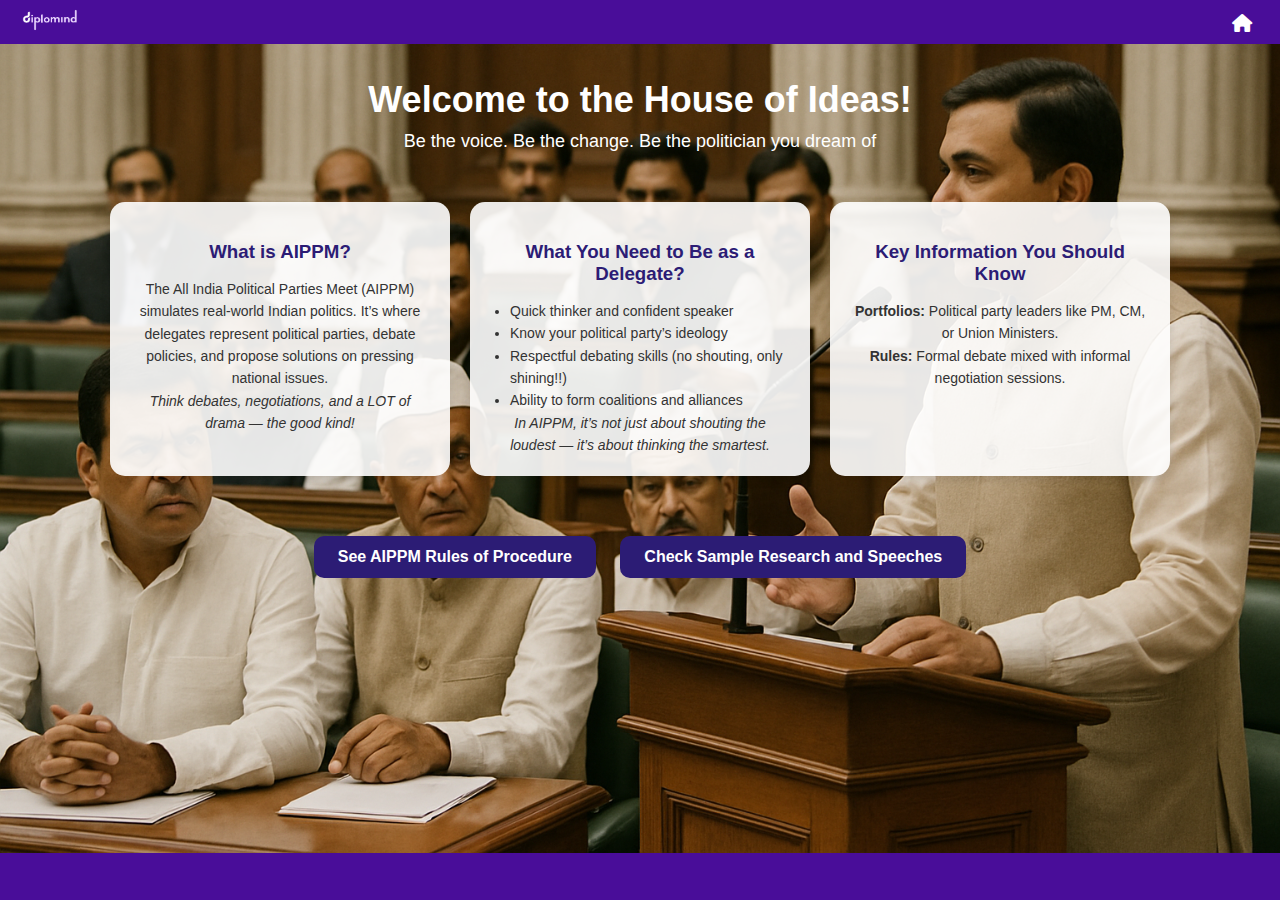
<file: page1.html>
<!DOCTYPE html>
<html lang="en">
  <head>
    <meta charset="UTF-8" />
    <meta name="viewport" content="width=device-width, initial-scale=1.0" />
    <title>DIPLOMIND - House of Ideas</title>
    <link
      rel="stylesheet"
      href="https://cdnjs.cloudflare.com/ajax/libs/font-awesome/6.0.0-beta3/css/all.min.css"
    />
    <style>
      /* General Styles */
      body {
        margin: auto;
        font-family: "Montserrat", sans-serif;
        background: url("./images/AIPPM.png") no-repeat center top, #490d99;
        background-size: cover;
        background-attachment: scroll;
        color: #333;
      }

      
        header {
          background-color: #490d99; /* Match the background color with the logo */
          color: white;
          padding: 0px 20px; 
          display: flex;
          justify-content: space-between;
          align-items: center;
        }
    

      header h1 {
        margin: 0;
        font-size: 24px;
      }

      .menu-icon {
        font-size: 24px;
        cursor: pointer;
        color: white;
        text-decoration: none;
      }

      .menu-icon i {
        margin-right: 8px;
      }

      .hero-text {
        text-align: center;
        color: white;
        margin-top: 35px;
      }

      .hero-text h2 {
        font-size: 36px;
        margin: 0;
      }

      .hero-text p {
        margin-top: 10px;
        font-size: 18px;
      }

      .content {
        display: flex;
        flex-wrap: wrap;
        justify-content: center;
        margin: 30px 20px;
        gap: 20px;
        padding: 20px;
        border-radius: 15px;
      }

      .card {
        border-radius: 15px;
        padding: 20px;
        width: 300px;
        box-shadow: 0 4px 8px rgba(0, 0, 0, 0.1);
        background-color: rgba(255, 255, 255, 0.9);
        text-align: center;
      }

      .card h3 {
        color: #2c1c75;
        margin-bottom: 15px;
      }

      .card p,
      .card ul {
        font-size: 14px;
        line-height: 1.6;
        margin: 0;
      }

      .card ul {
        padding-left: 20px;
        text-align: left;
      }

      .buttons {
        text-align: center;
        margin: 30px 0;
      }

      .buttons a {
        display: inline-block;
        margin: 10px;
        padding: 12px 24px;
        background-color: #2c1c75;
        color: white;
        border-radius: 10px;
        text-decoration: none;
        font-weight: bold;
        transition: background-color 0.3s;
      }

      .buttons a:hover {
        background-color: #44318d;
      }

      /* Responsive Design */
      @media (max-width: 768px) {
        body {
          background: url("./images/AIPPM.png") no-repeat center top, #490d99;
          background-size: contain;
          background-attachment: scroll;
        }

       

        .hero-text {
          margin-top: 20px;
        }

        .hero-text h2 {
          font-size: 28px;
        }

        .hero-text p {
          font-size: 16px;
        }

        .card {
          width: 80%; /* Make cards take up most of the screen width */
        }

        .buttons a {
          width: 90%; /* Make buttons full-width */
          padding: 10px;
        }
      }
    </style>
  </head>
  <body>
    <!-- Header Section -->
    <header>
      <a href="index.html" title="Go to Home Page">
        <img src="images/LogBGRemoved.png" alt="DIPLOMIND Logo" style="height: 40px;" />
      </a>
      <a
        href="index.html"
        class="menu-icon"
        title="Go to Home Page"
        style="text-decoration: none"
      >
        <i class="fas fa-home" style="font-size: 18px; color: white"></i>
      </a>
    </header>

    <!-- Hero Text Section -->
    <div class="hero-text">
      <h2>Welcome to the House of Ideas!</h2>
      <p>Be the voice. Be the change. Be the politician you dream of</p>
    </div>

    <!-- Content Section -->
    <div class="content">
      <div class="card">
        <h3>What is AIPPM?</h3>
        <p>
          The All India Political Parties Meet (AIPPM) simulates real-world
          Indian politics. It’s where delegates represent political parties,
          debate policies, and propose solutions on pressing national issues.
        </p>
        <p>
          <em
            >Think debates, negotiations, and a LOT of drama — the good
            kind!</em
          >
        </p>
      </div>

      <div class="card">
        <h3>What You Need to Be as a Delegate?</h3>
        <ul>
          <li>Quick thinker and confident speaker</li>
          <li>Know your political party’s ideology</li>
          <li>Respectful debating skills (no shouting, only shining!!)</li>
          <li>Ability to form coalitions and alliances</li>
        </ul>
        <p>
          <em
            >In AIPPM, it’s not just about shouting the loudest — it’s about
            thinking the smartest.</em
          >
        </p>
      </div>

      <div class="card">
        <h3>Key Information You Should Know</h3>
        <p>
          <strong>Portfolios:</strong> Political party leaders like PM, CM, or
          Union Ministers.
        </p>
        <p>
          <strong>Rules:</strong> Formal debate mixed with informal negotiation
          sessions.
        </p>
      </div>
    </div>

    <!-- Buttons Section -->
    <div class="buttons">
      <a href="#">See AIPPM Rules of Procedure</a>
      <a href="#">Check Sample Research and Speeches</a>
    </div>
  </body>
</html>
</file>
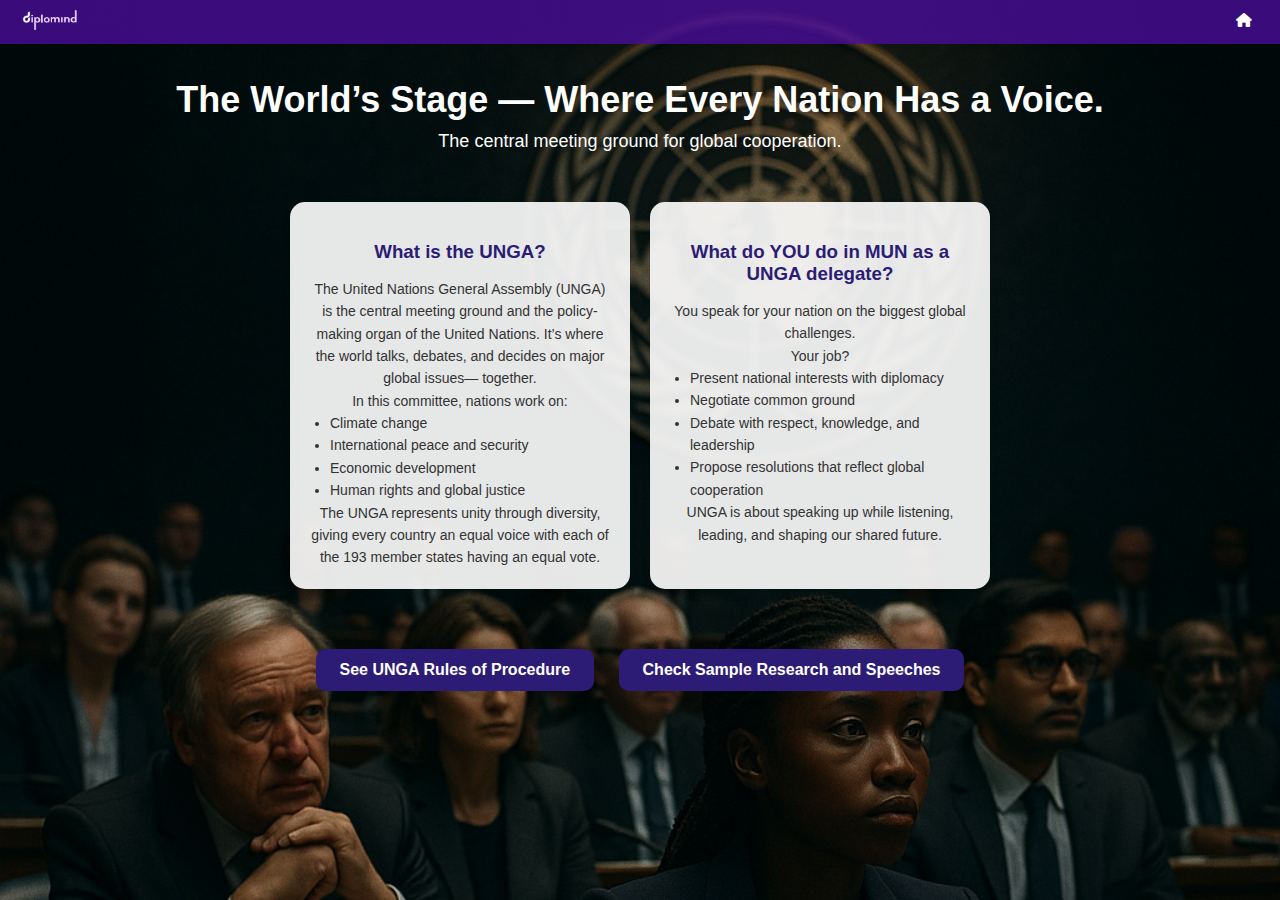
<file: page4.html>
<!DOCTYPE html>
<html lang="en">
  <head>
    <meta charset="UTF-8" />
    <meta name="viewport" content="width=device-width, initial-scale=1.0" />
    <title>UNGA - The World’s Stage</title>
    <link
      rel="stylesheet"
      href="https://cdnjs.cloudflare.com/ajax/libs/font-awesome/6.0.0-beta3/css/all.min.css"
    />
    <style>
      /* General Styles */
      body {
        margin: auto;
        font-family: "Montserrat", sans-serif;
        background: url("./images/UNGA.png") no-repeat center top, #490d99;
        background-size: cover;
        background-attachment: scroll;
        color: #333;
      }

      header {
        background-color: rgba(73, 13, 153, 0.8); /* Match the background color with the logo */
        color: white;
        padding: 0px 20px;
        display: flex;
        justify-content: space-between;
        align-items: center;
      }

      header h1 {
        margin: 0;
        font-size: 24px;
      }

      .menu-icon {
        font-size: 24px;
        cursor: pointer;
        color: white;
        text-decoration: none;
      }

      .menu-icon i {
        margin-right: 8px;
      }

      .hero-text {
        text-align: center;
        color: white;
        margin-top: 35px;
      }

      .hero-text h2 {
        font-size: 36px;
        margin: 0;
      }

      .hero-text p {
        margin-top: 10px;
        font-size: 18px;
      }

      .content {
        display: flex;
        flex-wrap: wrap;
        justify-content: center;
        margin: 30px 20px;
        gap: 20px;
        padding: 20px;
        border-radius: 15px;
      }

      .card {
        border-radius: 15px;
        padding: 20px;
        width: 300px;
        box-shadow: 0 4px 8px rgba(0, 0, 0, 0.1);
        background-color: rgba(255, 255, 255, 0.9);
        text-align: center;
      }

      .card h3 {
        color: #2c1c75;
        margin-bottom: 15px;
      }

      .card p,
      .card ul {
        font-size: 14px;
        line-height: 1.6;
        margin: 0;
      }

      .card ul {
        padding-left: 20px;
        text-align: left;
      }

      .buttons {
        text-align: center;
        margin: 30px 0;
      }

      .buttons a {
        display: inline-block;
        margin: 10px;
        padding: 12px 24px;
        background-color: #2c1c75;
        color: white;
        border-radius: 10px;
        text-decoration: none;
        font-weight: bold;
        transition: background-color 0.3s;
      }

      .buttons a:hover {
        background-color: #44318d;
      }

      /* Responsive Design */
      @media (max-width: 768px) {
        body {
          background: url("./images/UNGA.png") no-repeat center top, #490d99;
          background-size: contain;
          background-attachment: scroll;
        }

        .hero-text {
          margin-top: 20px;
        }

        .hero-text h2 {
          font-size: 28px;
        }

        .hero-text p {
          font-size: 16px;
        }

        .card {
          width: 80%; /* Make cards take up most of the screen width */
        }

        .buttons a {
          width: 90%; /* Make buttons full-width */
          padding: 10px;
        }
      }
    </style>
  </head>
  <body>
    <!-- Header Section -->
    <header>
      <a href="index.html" title="Go to Home Page">
        <img src="images/LogBGRemoved.png" alt="DIPLOMIND Logo" style="height: 40px;" />
      </a>
      <a
        href="index.html"
        class="menu-icon"
        title="Go to Home Page"
        style="text-decoration: none; margin-top: -10px;"
      >
        <i class="fas fa-home" style="font-size: 14px; color: white"></i>
      </a>
    </header>

    <!-- Hero Text Section -->
    <div class="hero-text">
      <h2>The World’s Stage — Where Every Nation Has a Voice.</h2>
      <p>The central meeting ground for global cooperation.</p>
    </div>

    <!-- Content Section -->
    <div class="content">
      <div class="card">
        <h3>What is the UNGA?</h3>
        <p>
          The United Nations General Assembly (UNGA) is the central meeting
          ground and the policy-making organ of the United Nations. It’s where
          the world talks, debates, and decides on major global issues—
          together.
        </p>
        <p>In this committee, nations work on:</p>
        <ul>
          <li>Climate change</li>
          <li>International peace and security</li>
          <li>Economic development</li>
          <li>Human rights and global justice</li>
        </ul>
        <p>
          The UNGA represents unity through diversity, giving every country an
          equal voice with each of the 193 member states having an equal vote.
        </p>
      </div>

      <div class="card">
        <h3>What do YOU do in MUN as a UNGA delegate?</h3>
        <p>
          You speak for your nation on the biggest global challenges.
        </p>
        <p>Your job?</p>
        <ul>
          <li>Present national interests with diplomacy</li>
          <li>Negotiate common ground</li>
          <li>Debate with respect, knowledge, and leadership</li>
          <li>Propose resolutions that reflect global cooperation</li>
        </ul>
        <p>
          UNGA is about speaking up while listening, leading, and shaping our
          shared future.
        </p>
      </div>
    </div>

    <!-- Buttons Section -->
    <div class="buttons">
      <a href="#">See UNGA Rules of Procedure</a>
      <a href="#">Check Sample Research and Speeches</a>
    </div>
  </body>
</html>
</file>
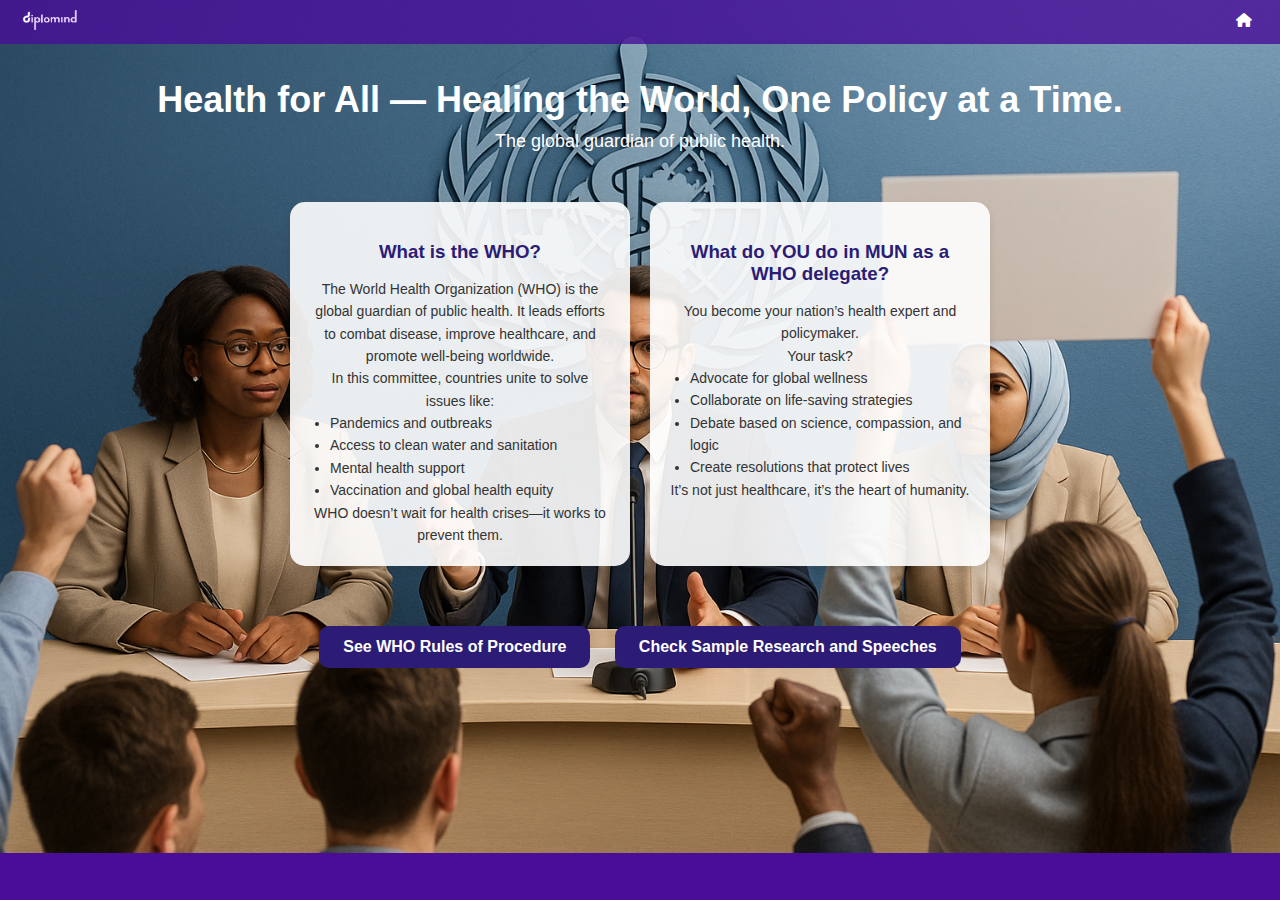
<file: page5.html>
<!DOCTYPE html>
<html lang="en">
  <head>
    <meta charset="UTF-8" />
    <meta name="viewport" content="width=device-width, initial-scale=1.0" />
    <title>WHO - Health for All</title>
    <link
      rel="stylesheet"
      href="https://cdnjs.cloudflare.com/ajax/libs/font-awesome/6.0.0-beta3/css/all.min.css"
    />
    <style>
      /* General Styles */
      body {
        margin: auto;
        font-family: "Montserrat", sans-serif;
        background: url("./images/WHO.png") no-repeat center top, #490d99;
        background-size: cover;
        background-attachment: scroll;
        color: #333;
      }

      header {
        background-color: rgba(73, 13, 153, 0.8); /* Match the background color with the logo */
        color: white;
        padding: 0px 20px; 
        display: flex;
        justify-content: space-between;
        align-items: center;
      }

      header h1 {
        margin: 0;
        font-size: 24px;
      }

      .menu-icon {
        font-size: 24px;
        cursor: pointer;
        color: white;
        text-decoration: none;
      }

      .menu-icon i {
        margin-right: 8px;
      }

      .hero-text {
        text-align: center;
        color: white;
        margin-top: 35px;
      }

      .hero-text h2 {
        font-size: 36px;
        margin: 0;
      }

      .hero-text p {
        margin-top: 10px;
        font-size: 18px;
      }

      .content {
        display: flex;
        flex-wrap: wrap;
        justify-content: center;
        margin: 30px 20px;
        gap: 20px;
        padding: 20px;
        border-radius: 15px;
      }

      .card {
        border-radius: 15px;
        padding: 20px;
        width: 300px;
        box-shadow: 0 4px 8px rgba(0, 0, 0, 0.1);
        background-color: rgba(255, 255, 255, 0.9);
        text-align: center;
      }

      .card h3 {
        color: #2c1c75;
        margin-bottom: 15px;
      }

      .card p,
      .card ul {
        font-size: 14px;
        line-height: 1.6;
        margin: 0;
      }

      .card ul {
        padding-left: 20px;
        text-align: left;
      }

      .buttons {
        text-align: center;
        margin: 30px 0;
      }

      .buttons a {
        display: inline-block;
        margin: 10px;
        padding: 12px 24px;
        background-color: #2c1c75;
        color: white;
        border-radius: 10px;
        text-decoration: none;
        font-weight: bold;
        transition: background-color 0.3s;
      }

      .buttons a:hover {
        background-color: #44318d;
      }

      /* Responsive Design */
      @media (max-width: 768px) {
        body {
          background: url("./images/WHO.png") no-repeat center top, #490d99;
          background-size: contain;
          background-attachment: scroll;
        }

     
        .hero-text {
          margin-top: 20px;
        }

        .hero-text h2 {
          font-size: 28px;
        }

        .hero-text p {
          font-size: 16px;
        }

        .card {
          width: 80%; /* Make cards take up most of the screen width */
        }

        .buttons a {
          width: 90%; /* Make buttons full-width */
          padding: 10px;
        }
      }
    </style>
  </head>
  <body>
    <!-- Header Section -->
    <header>
      <a href="index.html" title="Go to Home Page">
        <img src="images/LogBGRemoved.png" alt="DIPLOMIND Logo" style="height: 40px;" />
      </a>
      <a
        href="index.html"
        class="menu-icon"
        title="Go to Home Page"
        style="text-decoration: none; margin-top: -10px;"
      >
        <i class="fas fa-home" style="font-size: 14px; color: white"></i>
      </a>
    </header>

    <!-- Hero Text Section -->
    <div class="hero-text">
      <h2>Health for All — Healing the World, One Policy at a Time.</h2>
      <p>The global guardian of public health.</p>
    </div>

    <!-- Content Section -->
    <div class="content">
      <div class="card">
        <h3>What is the WHO?</h3>
        <p>
          The World Health Organization (WHO) is the global guardian of public
          health. It leads efforts to combat disease, improve healthcare, and
          promote well-being worldwide.
        </p>
        <p>In this committee, countries unite to solve issues like:</p>
        <ul>
          <li>Pandemics and outbreaks</li>
          <li>Access to clean water and sanitation</li>
          <li>Mental health support</li>
          <li>Vaccination and global health equity</li>
        </ul>
        <p>WHO doesn’t wait for health crises—it works to prevent them.</p>
      </div>

      <div class="card">
        <h3>What do YOU do in MUN as a WHO delegate?</h3>
        <p>
          You become your nation’s health expert and policymaker.
        </p>
        <p>Your task?</p>
        <ul>
          <li>Advocate for global wellness</li>
          <li>Collaborate on life-saving strategies</li>
          <li>Debate based on science, compassion, and logic</li>
          <li>Create resolutions that protect lives</li>
        </ul>
        <p>
          It’s not just healthcare, it’s the heart of humanity.
        </p>
      </div>
    </div>

    <!-- Buttons Section -->
    <div class="buttons">
      <a href="#">See WHO Rules of Procedure</a>
      <a href="#">Check Sample Research and Speeches</a>
    </div>
  </body>
</html>
</file>
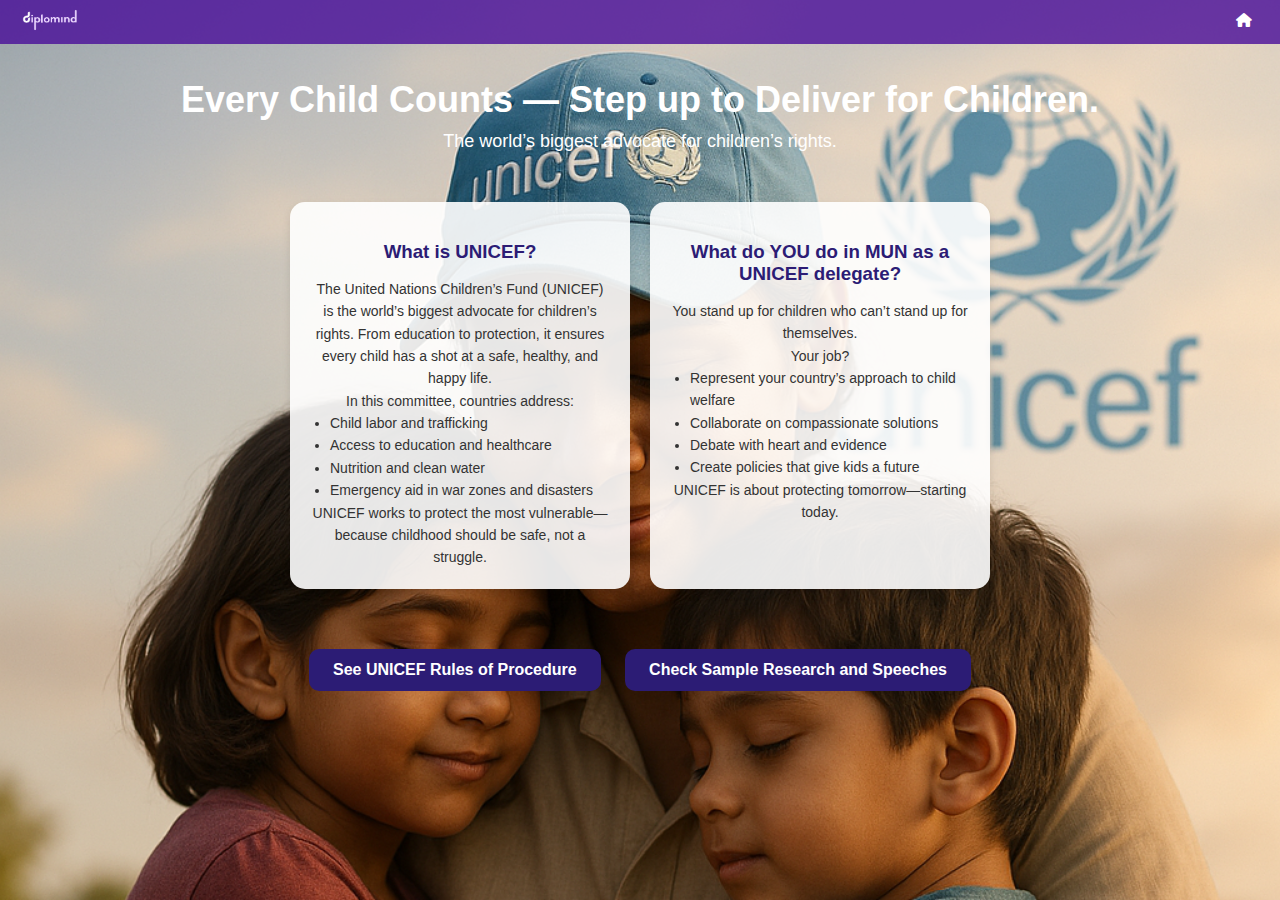
<file: page6.html>
<!DOCTYPE html>
<html lang="en">
  <head>
    <meta charset="UTF-8" />
    <meta name="viewport" content="width=device-width, initial-scale=1.0" />
    <title>UNICEF - Every Child Counts</title>
    <link
      rel="stylesheet"
      href="https://cdnjs.cloudflare.com/ajax/libs/font-awesome/6.0.0-beta3/css/all.min.css"
    />
    <style>
      /* General Styles */
      body {
        margin: auto;
        font-family: "Montserrat", sans-serif;
        background: url("./images/UNICEF.png") no-repeat center top, #490d99;
        background-size: cover;
        background-attachment: scroll;
        color: #333;
      }

      header {
        background-color: rgba(73, 13, 153, 0.8) ;/* Match the background color with the logo */
        color: white;
        padding: 0px 20px; 
        display: flex;
        justify-content: space-between;
        align-items: center;
      }

      header h1 {
        margin: 0;
        font-size: 24px;
      }

      .menu-icon {
        font-size: 24px;
        cursor: pointer;
        color: white;
        text-decoration: none;
      }

      .menu-icon i {
        margin-right: 8px;
      }

      .hero-text {
        text-align: center;
        color: white;
        margin-top: 35px;
      }

      .hero-text h2 {
        font-size: 36px;
        margin: 0;
      }

      .hero-text p {
        margin-top: 10px;
        font-size: 18px;
      }

      .content {
        display: flex;
        flex-wrap: wrap;
        justify-content: center;
        margin: 30px 20px;
        gap: 20px;
        padding: 20px;
        border-radius: 15px;
      }

      .card {
        border-radius: 15px;
        padding: 20px;
        width: 300px;
        box-shadow: 0 4px 8px rgba(0, 0, 0, 0.1);
        background-color: rgba(255, 255, 255, 0.9);
        text-align: center;
      }

      .card h3 {
        color: #2c1c75;
        margin-bottom: 15px;
      }

      .card p,
      .card ul {
        font-size: 14px;
        line-height: 1.6;
        margin: 0;
      }

      .card ul {
        padding-left: 20px;
        text-align: left;
      }

      .buttons {
        text-align: center;
        margin: 30px 0;
      }

      .buttons a {
        display: inline-block;
        margin: 10px;
        padding: 12px 24px;
        background-color: #2c1c75;
        color: white;
        border-radius: 10px;
        text-decoration: none;
        font-weight: bold;
        transition: background-color 0.3s;
      }

      .buttons a:hover {
        background-color: #44318d;
      }

      /* Responsive Design */
      @media (max-width: 768px) {
        body {
          background: url("./images/UNICEF.png") no-repeat center top, #490d99;
          background-size: contain;
          background-attachment: scroll;
        }

      

        .hero-text {
          margin-top: 20px;
        }

        .hero-text h2 {
          font-size: 28px;
        }

        .hero-text p {
          font-size: 16px;
        }

        .card {
          width: 80%; /* Make cards take up most of the screen width */
        }

        .buttons a {
          width: 90%; /* Make buttons full-width */
          padding: 10px;
        }
      }
    </style>
  </head>
  <body>
    <!-- Header Section -->
    <header>
      <a href="index.html" title="Go to Home Page">
        <img src="images/LogBGRemoved.png" alt="DIPLOMIND Logo" style="height: 40px;" />
      </a>
      <a
        href="index.html"
        class="menu-icon"
        title="Go to Home Page"
        style="text-decoration: none; margin-top: -10px;"
      >
        <i class="fas fa-home" style="font-size: 14px; color: white"></i>
      </a>
    </header>

    <!-- Hero Text Section -->
    <div class="hero-text">
      <h2>Every Child Counts — Step up to Deliver for Children.</h2>
      <p>The world’s biggest advocate for children’s rights.</p>
    </div>

    <!-- Content Section -->
    <div class="content">
      <div class="card">
        <h3>What is UNICEF?</h3>
        <p>
          The United Nations Children’s Fund (UNICEF) is the world’s biggest
          advocate for children’s rights. From education to protection, it
          ensures every child has a shot at a safe, healthy, and happy life.
        </p>
        <p>In this committee, countries address:</p>
        <ul>
          <li>Child labor and trafficking</li>
          <li>Access to education and healthcare</li>
          <li>Nutrition and clean water</li>
          <li>Emergency aid in war zones and disasters</li>
        </ul>
        <p>
          UNICEF works to protect the most vulnerable—because childhood should
          be safe, not a struggle.
        </p>
      </div>

      <div class="card">
        <h3>What do YOU do in MUN as a UNICEF delegate?</h3>
        <p>
          You stand up for children who can’t stand up for themselves.
        </p>
        <p>Your job?</p>
        <ul>
          <li>Represent your country’s approach to child welfare</li>
          <li>Collaborate on compassionate solutions</li>
          <li>Debate with heart and evidence</li>
          <li>Create policies that give kids a future</li>
        </ul>
        <p>
          UNICEF is about protecting tomorrow—starting today.
        </p>
      </div>
    </div>

    <!-- Buttons Section -->
    <div class="buttons">
      <a href="#">See UNICEF Rules of Procedure</a>
      <a href="#">Check Sample Research and Speeches</a>
    </div>
  </body>
</html>
</file>
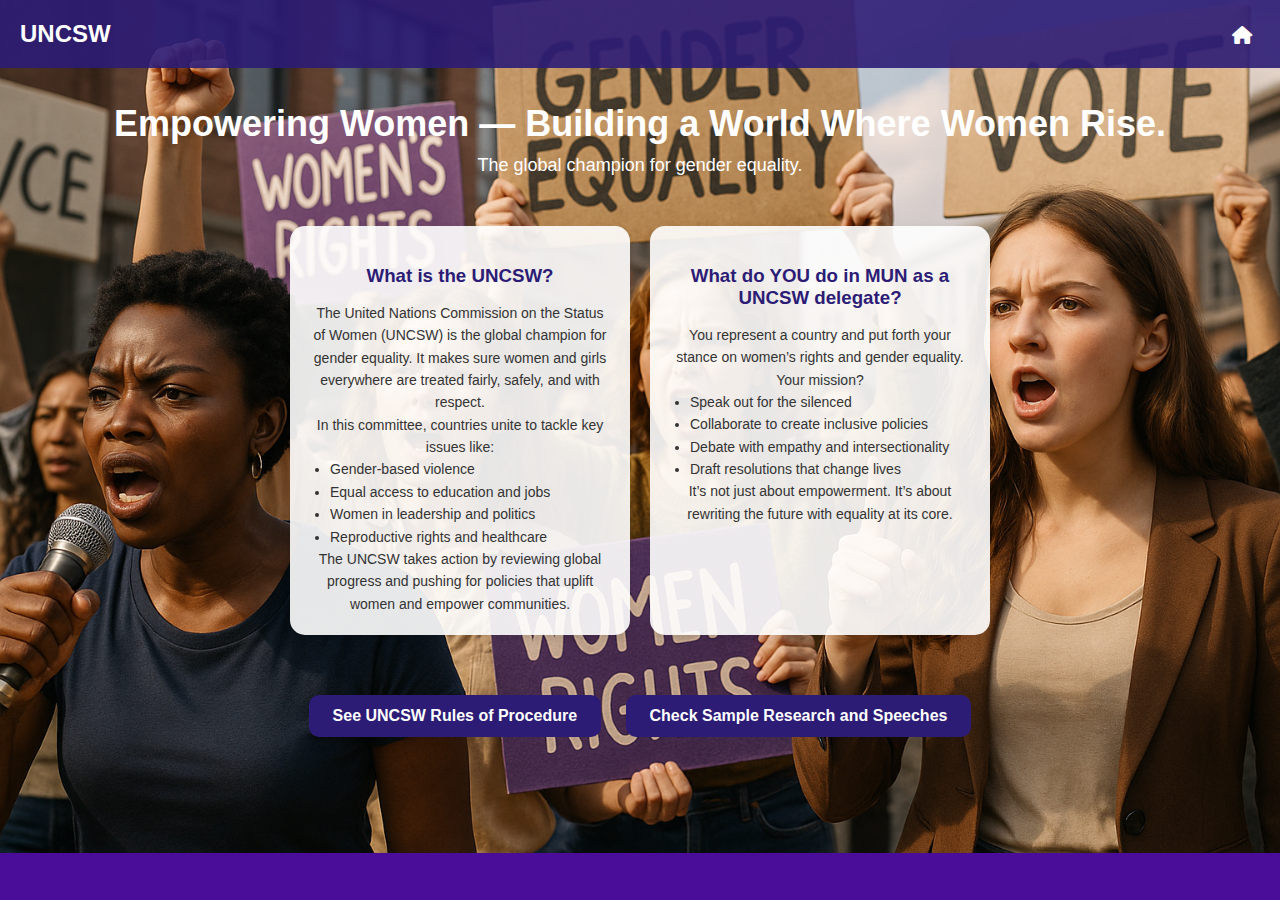
<file: page8.html>
<!DOCTYPE html>
<html lang="en">
  <head>
    <meta charset="UTF-8" />
    <meta name="viewport" content="width=device-width, initial-scale=1.0" />
    <title>UNCSW - Empowering Women</title>
    <link
      rel="stylesheet"
      href="https://cdnjs.cloudflare.com/ajax/libs/font-awesome/6.0.0-beta3/css/all.min.css"
    />
    <style>
      /* General Styles */
      body {
        margin: auto;
        font-family: "Montserrat", sans-serif;
        background: url("./images/UNCSW.png") no-repeat center top, #490d99;
        background-size: cover;
        background-attachment: scroll;
        color: #333;
      }

      header {
        background-color: rgba(44, 28, 117, 0.9); /* Semi-transparent background */
        color: white;
        padding: 20px;
        display: flex;
        justify-content: space-between;
        align-items: center;
      }

      header h1 {
        margin: 0;
        font-size: 24px;
      }

      .menu-icon {
        font-size: 24px;
        cursor: pointer;
        color: white;
        text-decoration: none;
      }

      .menu-icon i {
        margin-right: 8px;
      }

      .hero-text {
        text-align: center;
        color: white;
        margin-top: 35px;
      }

      .hero-text h2 {
        font-size: 36px;
        margin: 0;
      }

      .hero-text p {
        margin-top: 10px;
        font-size: 18px;
      }

      .content {
        display: flex;
        flex-wrap: wrap;
        justify-content: center;
        margin: 30px 20px;
        gap: 20px;
        padding: 20px;
        border-radius: 15px;
      }

      .card {
        border-radius: 15px;
        padding: 20px;
        width: 300px;
        box-shadow: 0 4px 8px rgba(0, 0, 0, 0.1);
        background-color: rgba(255, 255, 255, 0.9);
        text-align: center;
      }

      .card h3 {
        color: #2c1c75;
        margin-bottom: 15px;
      }

      .card p,
      .card ul {
        font-size: 14px;
        line-height: 1.6;
        margin: 0;
      }

      .card ul {
        padding-left: 20px;
        text-align: left;
      }

      .buttons {
        text-align: center;
        margin: 30px 0;
      }

      .buttons a {
        display: inline-block;
        margin: 10px;
        padding: 12px 24px;
        background-color: #2c1c75;
        color: white;
        border-radius: 10px;
        text-decoration: none;
        font-weight: bold;
        transition: background-color 0.3s;
      }

      .buttons a:hover {
        background-color: #44318d;
      }

      /* Responsive Design */
      @media (max-width: 768px) {
        body {
          background: url("./images/UNCSW.png") no-repeat center top, #490d99;
          background-size: contain;
          background-attachment: scroll;
        }

        header {
          flex-direction: column;
          text-align: center;
        }

        .hero-text {
          margin-top: 20px;
        }

        .hero-text h2 {
          font-size: 28px;
        }

        .hero-text p {
          font-size: 16px;
        }

        .card {
          width: 80%; /* Make cards take up most of the screen width */
        }

        .buttons a {
          width: 90%; /* Make buttons full-width */
          padding: 10px;
        }
      }
    </style>
  </head>
  <body>
    <!-- Header Section -->
    <header>
      <h1>UNCSW</h1>
      <a
        href="index.html"
        class="menu-icon"
        title="Go to Home Page"
        style="text-decoration: none"
      >
        <i class="fas fa-home" style="font-size: 18px; color: white"></i>
      </a>
    </header>

    <!-- Hero Text Section -->
    <div class="hero-text">
      <h2>Empowering Women — Building a World Where Women Rise.</h2>
      <p>The global champion for gender equality.</p>
    </div>

    <!-- Content Section -->
    <div class="content">
      <div class="card">
        <h3>What is the UNCSW?</h3>
        <p>
          The United Nations Commission on the Status of Women (UNCSW) is the
          global champion for gender equality. It makes sure women and girls
          everywhere are treated fairly, safely, and with respect.
        </p>
        <p>
          In this committee, countries unite to tackle key issues like:
        </p>
        <ul>
          <li>Gender-based violence</li>
          <li>Equal access to education and jobs</li>
          <li>Women in leadership and politics</li>
          <li>Reproductive rights and healthcare</li>
        </ul>
        <p>
          The UNCSW takes action by reviewing global progress and pushing for
          policies that uplift women and empower communities.
        </p>
      </div>

      <div class="card">
        <h3>What do YOU do in MUN as a UNCSW delegate?</h3>
        <p>
          You represent a country and put forth your stance on women’s rights
          and gender equality.
        </p>
        <p>Your mission?</p>
        <ul>
          <li>Speak out for the silenced</li>
          <li>Collaborate to create inclusive policies</li>
          <li>Debate with empathy and intersectionality</li>
          <li>Draft resolutions that change lives</li>
        </ul>
        <p>
          It’s not just about empowerment. It’s about rewriting the future with
          equality at its core.
        </p>
      </div>
    </div>

    <!-- Buttons Section -->
    <div class="buttons">
      <a href="#">See UNCSW Rules of Procedure</a>
      <a href="#">Check Sample Research and Speeches</a>
    </div>
  </body>
</html>
</file>
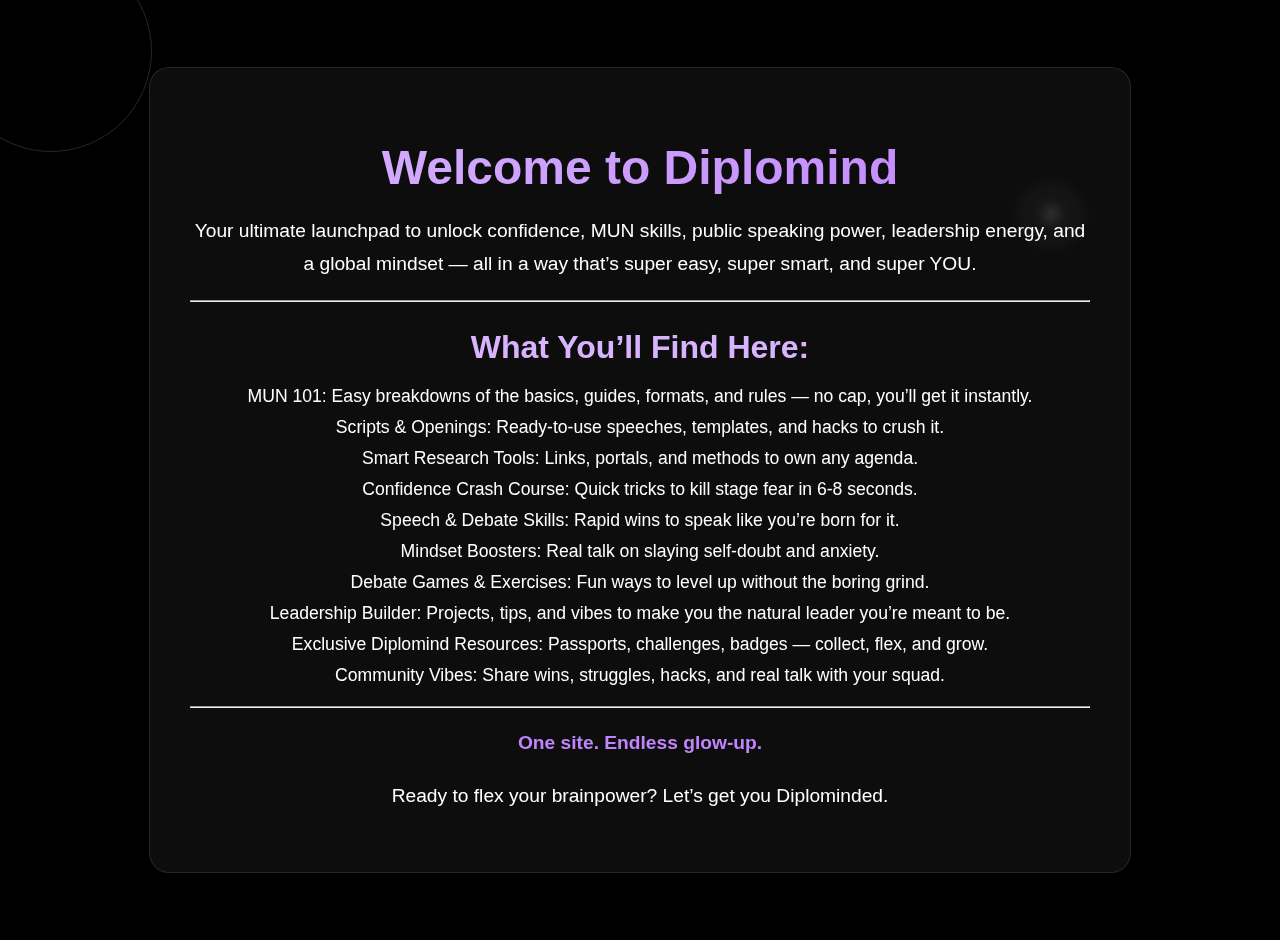
<file: test.html>
<!DOCTYPE html>
<html lang="en">
<head>
  <meta charset="UTF-8">
  <meta name="viewport" content="width=device-width, initial-scale=1.0">
  <title>Diplomind - Welcome</title>
  <style>
    body {
      margin: 0;
      padding: 0;
      min-height: 100vh;
      background: radial-gradient(circle at 25% 30%, #d8b4fe 0%, transparent 30%),
                  radial-gradient(circle at 70% 70%, #c084fc 0%, transparent 35%),
                  radial-gradient(circle at 50% 50%, #6a0dad 0%, transparent 60%),
                  #000000;
      background-blend-mode: overlay;
      font-family: 'Roboto', sans-serif;
      color: white;
      display: flex;
      justify-content: center;
      align-items: center;
      text-align: center;
      padding: 20px;
      overflow: hidden;
      position: relative;
    }

    /* Decorative elements */
    .corner-circle {
      position: absolute;
      top: -50px;
      left: -50px;
      width: 200px;
      height: 200px;
      border: 1px solid rgba(255, 255, 255, 0.15);
      border-radius: 50%;
      z-index: 2;
    }

    .star {
      position: absolute;
      top: 20%;
      left: 80%;
      width: 50px;
      height: 50px;
      border: 2px solid rgba(255, 255, 255, 0.3);
      border-radius: 50%;
      display: flex;
      align-items: center;
      justify-content: center;
      font-size: 24px;
      color: rgba(255, 255, 255, 0.7);
      animation: float 4s ease-in-out infinite;
      z-index: 2;
    }

    @keyframes float {
      0%, 100% {
        transform: translateY(0);
      }
      50% {
        transform: translateY(-10px);
      }
    }

    /* Diplomind Intro Content */
    .content {
      position: relative;
      z-index: 3;
      max-width: 900px;
      backdrop-filter: blur(8px);
      background: rgba(255, 255, 255, 0.05);
      padding: 40px;
      border-radius: 20px;
      border: 1px solid rgba(255, 255, 255, 0.1);
    }

    .content h1 {
      font-size: 3rem;
      margin-bottom: 20px;
      background: linear-gradient(90deg, #d8b4fe, #c084fc);
      -webkit-background-clip: text;
      -webkit-text-fill-color: transparent;
      font-weight: bold;
    }

    .content h2 {
      font-size: 2rem;
      margin-bottom: 15px;
      color: #d8b4fe;
    }

    .content p {
      font-size: 1.2rem;
      line-height: 1.7;
      margin-bottom: 20px;
    }

    .content ul {
      list-style: none;
      padding: 0;
      margin: 20px 0;
      font-size: 1.1rem;
    }

    .content ul li {
      margin: 10px 0;
    }

    .content .highlight {
      font-weight: bold;
      color: #c084fc;
    }

    /* Professional font */
    @import url('https://fonts.googleapis.com/css2?family=Roboto:wght@400;700&display=swap');
  </style>
</head>
<body>
  <div class="corner-circle"></div>
  <div class="star">✦</div>

  <div class="content">
    <h1>Welcome to Diplomind</h1>

    <p>Your ultimate launchpad to unlock confidence, MUN skills, public speaking power, leadership energy, and a global mindset — all in a way that’s super easy, super smart, and super YOU.</p>

    <hr>

    <h2>What You’ll Find Here:</h2>
    <ul>
      <li>MUN 101: Easy breakdowns of the basics, guides, formats, and rules — no cap, you’ll get it instantly.</li>
      <li>Scripts & Openings: Ready-to-use speeches, templates, and hacks to crush it.</li>
      <li>Smart Research Tools: Links, portals, and methods to own any agenda.</li>
      <li>Confidence Crash Course: Quick tricks to kill stage fear in 6-8 seconds.</li>
      <li>Speech & Debate Skills: Rapid wins to speak like you’re born for it.</li>
      <li>Mindset Boosters: Real talk on slaying self-doubt and anxiety.</li>
      <li>Debate Games & Exercises: Fun ways to level up without the boring grind.</li>
      <li>Leadership Builder: Projects, tips, and vibes to make you the natural leader you’re meant to be.</li>
      <li>Exclusive Diplomind Resources: Passports, challenges, badges — collect, flex, and grow.</li>
      <li>Community Vibes: Share wins, struggles, hacks, and real talk with your squad.</li>
    </ul>

    <hr>

    <p class="highlight">One site. Endless glow-up.</p>
    <p>Ready to flex your brainpower? Let’s get you Diplominded.</p>
  </div>
</body>
</html>
</file>
